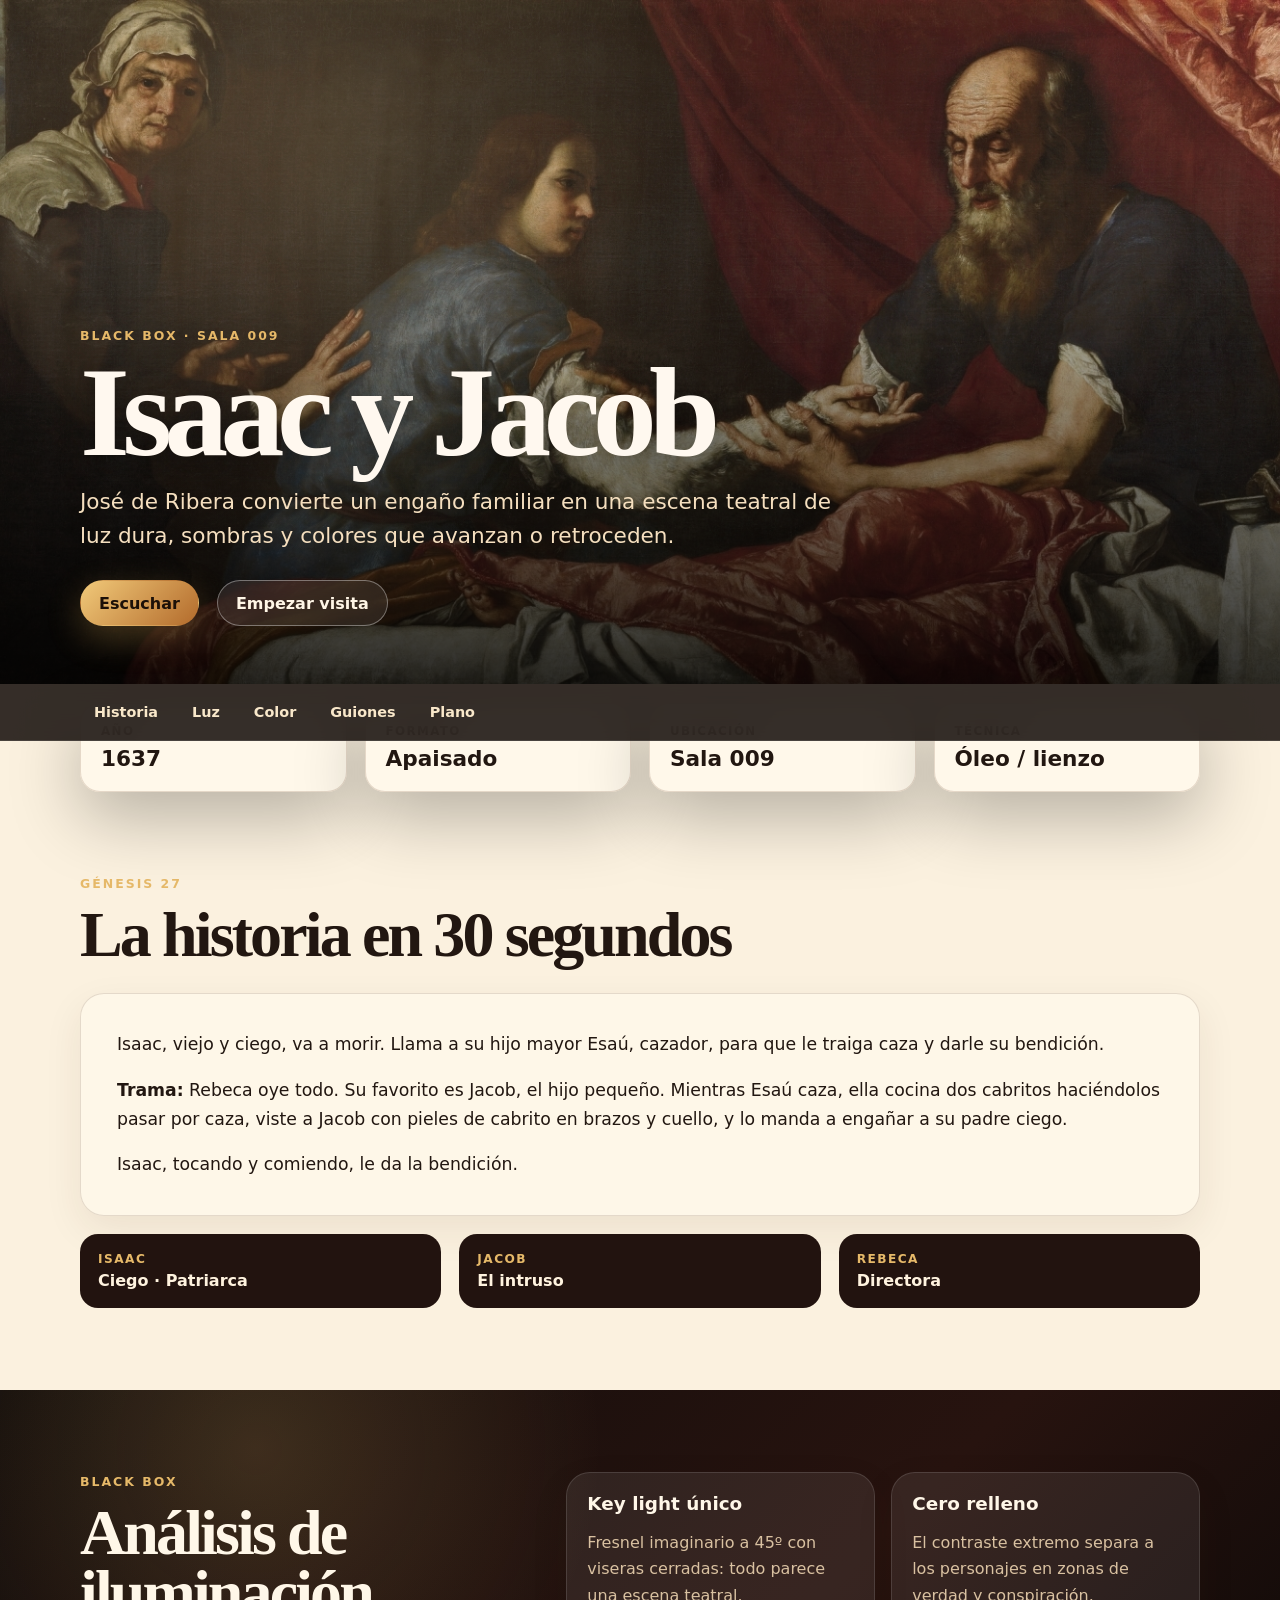
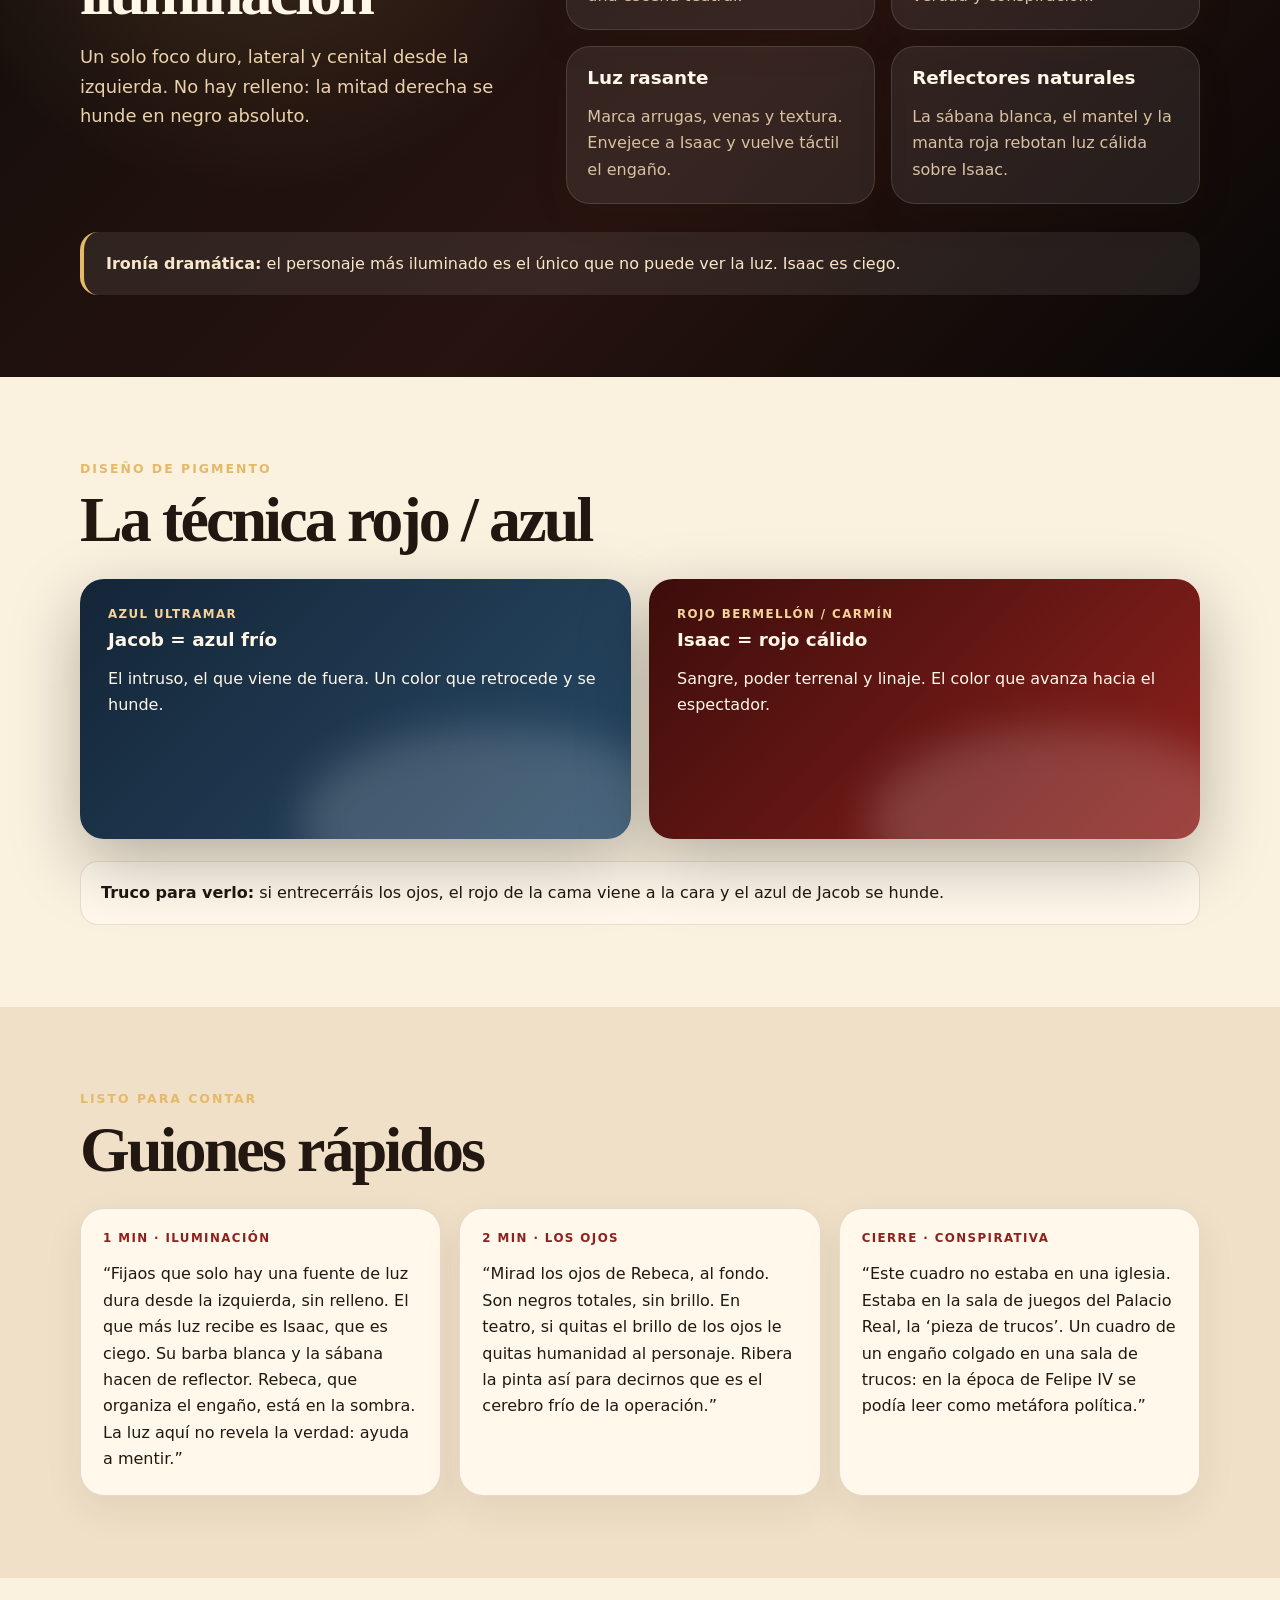
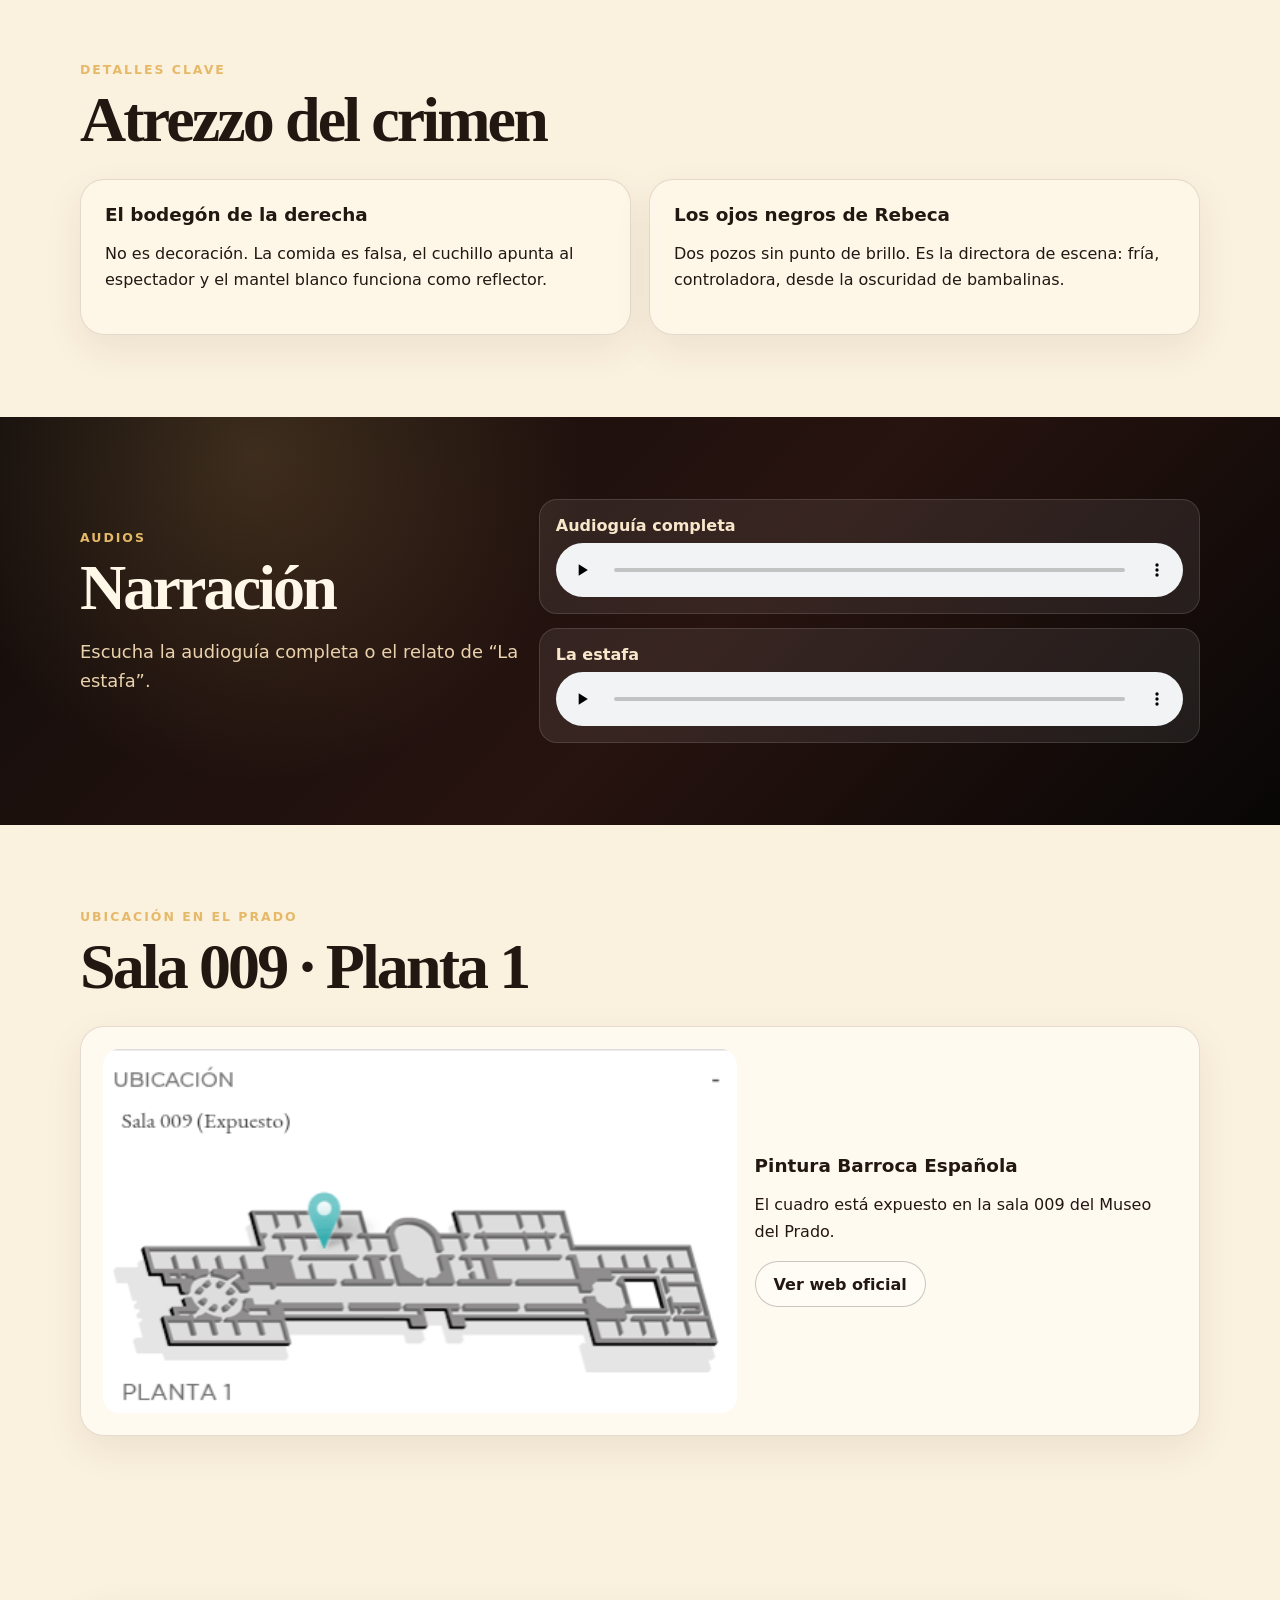
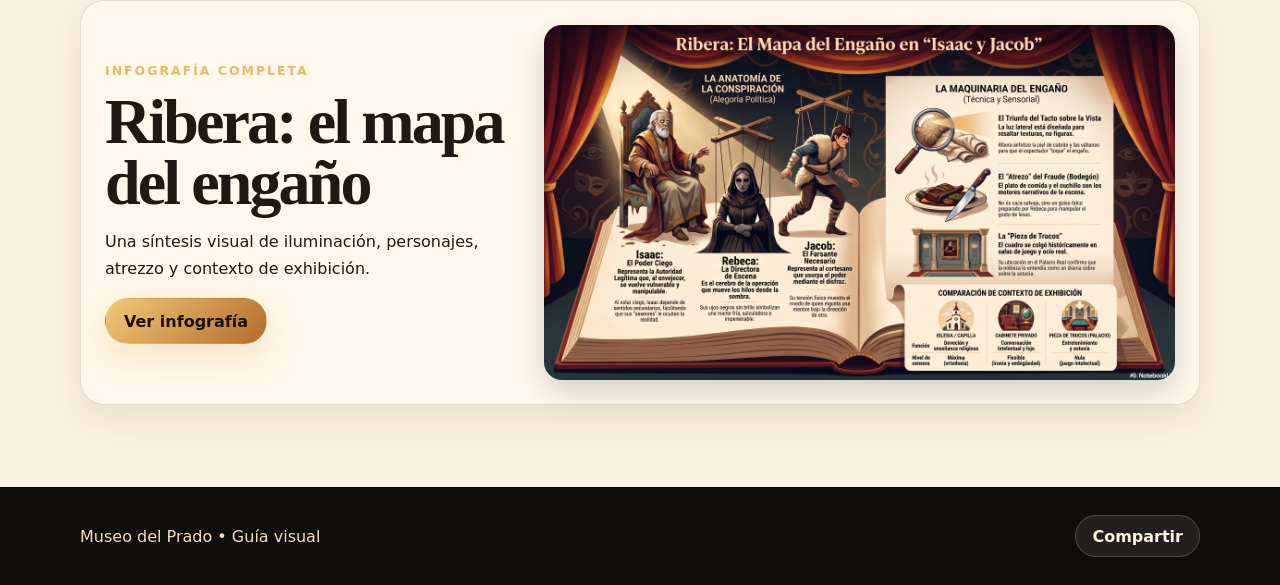
<file: index.html>
<!doctype html>
<html lang="es">
<head>
  <meta charset="utf-8">
  <meta name="viewport" content="width=device-width, initial-scale=1">
  <title>Prado Guía • Isaac y Jacob</title>
  <meta name="description" content="Guía visual y audioguía de Isaac y Jacob, de José de Ribera, en el Museo del Prado.">
  <meta property="og:title" content="Prado Guía • Isaac y Jacob">
  <meta property="og:description" content="Historia, luz, color y guiones rápidos para explicar Isaac y Jacob de Ribera.">
  <meta property="og:image" content="images/Isaac-y-Jacob.jpg">
  <link rel="preload" as="image" href="images/Isaac-y-Jacob.jpg">
  <link rel="stylesheet" href="styles.css">
</head>
<body>
  <header class="hero" id="inicio">
    <img class="hero__image" src="images/Isaac-y-Jacob.jpg" alt="Isaac bendiciendo a Jacob - José de Ribera, 1637, Museo del Prado">
    <div class="hero__shade"></div>
    <div class="hero__content container">
      <p class="eyebrow">Black Box · Sala 009</p>
      <h1>Isaac y Jacob</h1>
      <p class="subtitle">José de Ribera convierte un engaño familiar en una escena teatral de luz dura, sombras y colores que avanzan o retroceden.</p>
      <div class="hero__actions">
        <a class="button button--primary" href="#narracion">Escuchar</a>
        <a class="button button--ghost" href="#historia">Empezar visita</a>
      </div>
    </div>
  </header>

  <nav class="tabs" aria-label="Navegación de la guía">
    <a href="#historia">Historia</a>
    <a href="#luz">Luz</a>
    <a href="#color">Color</a>
    <a href="#guiones">Guiones</a>
    <a href="#ubicacion">Plano</a>
  </nav>

  <main>
    <section class="container intro-grid" aria-label="Datos de la obra">
      <article class="stat"><span>Año</span><strong>1637</strong></article>
      <article class="stat"><span>Formato</span><strong>Apaisado</strong></article>
      <article class="stat"><span>Ubicación</span><strong>Sala 009</strong></article>
      <article class="stat"><span>Técnica</span><strong>Óleo / lienzo</strong></article>
    </section>

    <section class="section container" id="historia">
      <div class="section__heading">
        <p class="eyebrow">Génesis 27</p>
        <h2>La historia en 30 segundos</h2>
      </div>
      <div class="story-card">
        <p>Isaac, viejo y ciego, va a morir. Llama a su hijo mayor Esaú, cazador, para que le traiga caza y darle su bendición.</p>
        <p><strong>Trama:</strong> Rebeca oye todo. Su favorito es Jacob, el hijo pequeño. Mientras Esaú caza, ella cocina dos cabritos haciéndolos pasar por caza, viste a Jacob con pieles de cabrito en brazos y cuello, y lo manda a engañar a su padre ciego.</p>
        <p>Isaac, tocando y comiendo, le da la bendición.</p>
      </div>

      <div class="characters">
        <article><span>Isaac</span><strong>Ciego · Patriarca</strong></article>
        <article><span>Jacob</span><strong>El intruso</strong></article>
        <article><span>Rebeca</span><strong>Directora</strong></article>
      </div>
    </section>

    <section class="section section--dark" id="luz">
      <div class="container two-columns">
        <div>
          <p class="eyebrow">Black Box</p>
          <h2>Análisis de iluminación</h2>
          <p class="lead">Un solo foco duro, lateral y cenital desde la izquierda. No hay relleno: la mitad derecha se hunde en negro absoluto.</p>
        </div>
        <div class="cards">
          <article class="mini-card"><h3>Key light único</h3><p>Fresnel imaginario a 45º con viseras cerradas: todo parece una escena teatral.</p></article>
          <article class="mini-card"><h3>Cero relleno</h3><p>El contraste extremo separa a los personajes en zonas de verdad y conspiración.</p></article>
          <article class="mini-card"><h3>Luz rasante</h3><p>Marca arrugas, venas y textura. Envejece a Isaac y vuelve táctil el engaño.</p></article>
          <article class="mini-card"><h3>Reflectores naturales</h3><p>La sábana blanca, el mantel y la manta roja rebotan luz cálida sobre Isaac.</p></article>
        </div>
      </div>
      <div class="container quote">
        <strong>Ironía dramática:</strong> el personaje más iluminado es el único que no puede ver la luz. Isaac es ciego.
      </div>
    </section>

    <section class="section container" id="color">
      <div class="section__heading">
        <p class="eyebrow">Diseño de pigmento</p>
        <h2>La técnica rojo / azul</h2>
      </div>
      <div class="color-grid">
        <article class="color-card color-card--blue">
          <span>Azul ultramar</span>
          <h3>Jacob = azul frío</h3>
          <p>El intruso, el que viene de fuera. Un color que retrocede y se hunde.</p>
        </article>
        <article class="color-card color-card--red">
          <span>Rojo bermellón / carmín</span>
          <h3>Isaac = rojo cálido</h3>
          <p>Sangre, poder terrenal y linaje. El color que avanza hacia el espectador.</p>
        </article>
      </div>
      <p class="tip"><strong>Truco para verlo:</strong> si entrecerráis los ojos, el rojo de la cama viene a la cara y el azul de Jacob se hunde.</p>
    </section>

    <section class="section section--soft" id="guiones">
      <div class="container">
        <div class="section__heading">
          <p class="eyebrow">Listo para contar</p>
          <h2>Guiones rápidos</h2>
        </div>
        <div class="script-grid">
          <article class="script-card">
            <span>1 min · Iluminación</span>
            <p>“Fijaos que solo hay una fuente de luz dura desde la izquierda, sin relleno. El que más luz recibe es Isaac, que es ciego. Su barba blanca y la sábana hacen de reflector. Rebeca, que organiza el engaño, está en la sombra. La luz aquí no revela la verdad: ayuda a mentir.”</p>
          </article>
          <article class="script-card">
            <span>2 min · Los ojos</span>
            <p>“Mirad los ojos de Rebeca, al fondo. Son negros totales, sin brillo. En teatro, si quitas el brillo de los ojos le quitas humanidad al personaje. Ribera la pinta así para decirnos que es el cerebro frío de la operación.”</p>
          </article>
          <article class="script-card">
            <span>Cierre · Conspirativa</span>
            <p>“Este cuadro no estaba en una iglesia. Estaba en la sala de juegos del Palacio Real, la ‘pieza de trucos’. Un cuadro de un engaño colgado en una sala de trucos: en la época de Felipe IV se podía leer como metáfora política.”</p>
          </article>
        </div>
      </div>
    </section>

    <section class="section container" id="detalles">
      <div class="section__heading">
        <p class="eyebrow">Detalles clave</p>
        <h2>Atrezzo del crimen</h2>
      </div>
      <div class="details-grid">
        <article><h3>El bodegón de la derecha</h3><p>No es decoración. La comida es falsa, el cuchillo apunta al espectador y el mantel blanco funciona como reflector.</p></article>
        <article><h3>Los ojos negros de Rebeca</h3><p>Dos pozos sin punto de brillo. Es la directora de escena: fría, controladora, desde la oscuridad de bambalinas.</p></article>
      </div>
    </section>

    <section class="section section--dark" id="narracion">
      <div class="container audio-panel">
        <div>
          <p class="eyebrow">Audios</p>
          <h2>Narración</h2>
          <p class="lead">Escucha la audioguía completa o el relato de “La estafa”.</p>
        </div>
        <div class="audio-list">
          <label>Audioguía completa<audio controls preload="none" src="audio/audioguia.mp3"></audio></label>
          <label>La estafa<audio controls preload="none" src="audio/Laestafa.mp3"></audio></label>
        </div>
      </div>
    </section>

    <section class="section container" id="ubicacion">
      <div class="section__heading">
        <p class="eyebrow">Ubicación en el Prado</p>
        <h2>Sala 009 · Planta 1</h2>
      </div>
      <div class="map-card">
        <img src="images/plano-prado.png" alt="Plano del Museo del Prado, planta 1, sala 009 marcada">
        <div>
          <h3>Pintura Barroca Española</h3>
          <p>El cuadro está expuesto en la sala 009 del Museo del Prado.</p>
          <a class="button button--ghost-dark" href="https://www.museodelprado.es/" target="_blank" rel="noreferrer">Ver web oficial</a>
        </div>
      </div>
    </section>

    <section class="section container" id="infografia">
      <div class="infographic-card">
        <div>
          <p class="eyebrow">Infografía completa</p>
          <h2>Ribera: el mapa del engaño</h2>
          <p>Una síntesis visual de iluminación, personajes, atrezzo y contexto de exhibición.</p>
          <button class="button button--primary" data-open-modal="infografiaModal">Ver infografía</button>
        </div>
        <button class="infographic-preview" data-open-modal="infografiaModal" aria-label="Abrir infografía completa">
          <img src="images/RiberaEnga%C3%B1o.png" alt="Ribera: El Mapa del Engaño en Isaac y Jacob">
        </button>
      </div>
    </section>
  </main>

  <footer class="footer">
    <div class="container footer__inner">
      <span>Museo del Prado • Guía visual</span>
      <button class="share-button" type="button" id="shareButton">Compartir</button>
    </div>
  </footer>

  <dialog class="modal" id="infografiaModal" aria-label="Infografía completa">
    <button class="modal__close" type="button" data-close-modal>×</button>
    <img src="images/RiberaEnga%C3%B1o.png" alt="Infografía completa Ribera: El Mapa del Engaño">
    <p>Pulsa fuera o la X para cerrar.</p>
  </dialog>

  <script src="script.js"></script>
</body>
</html>
</file>
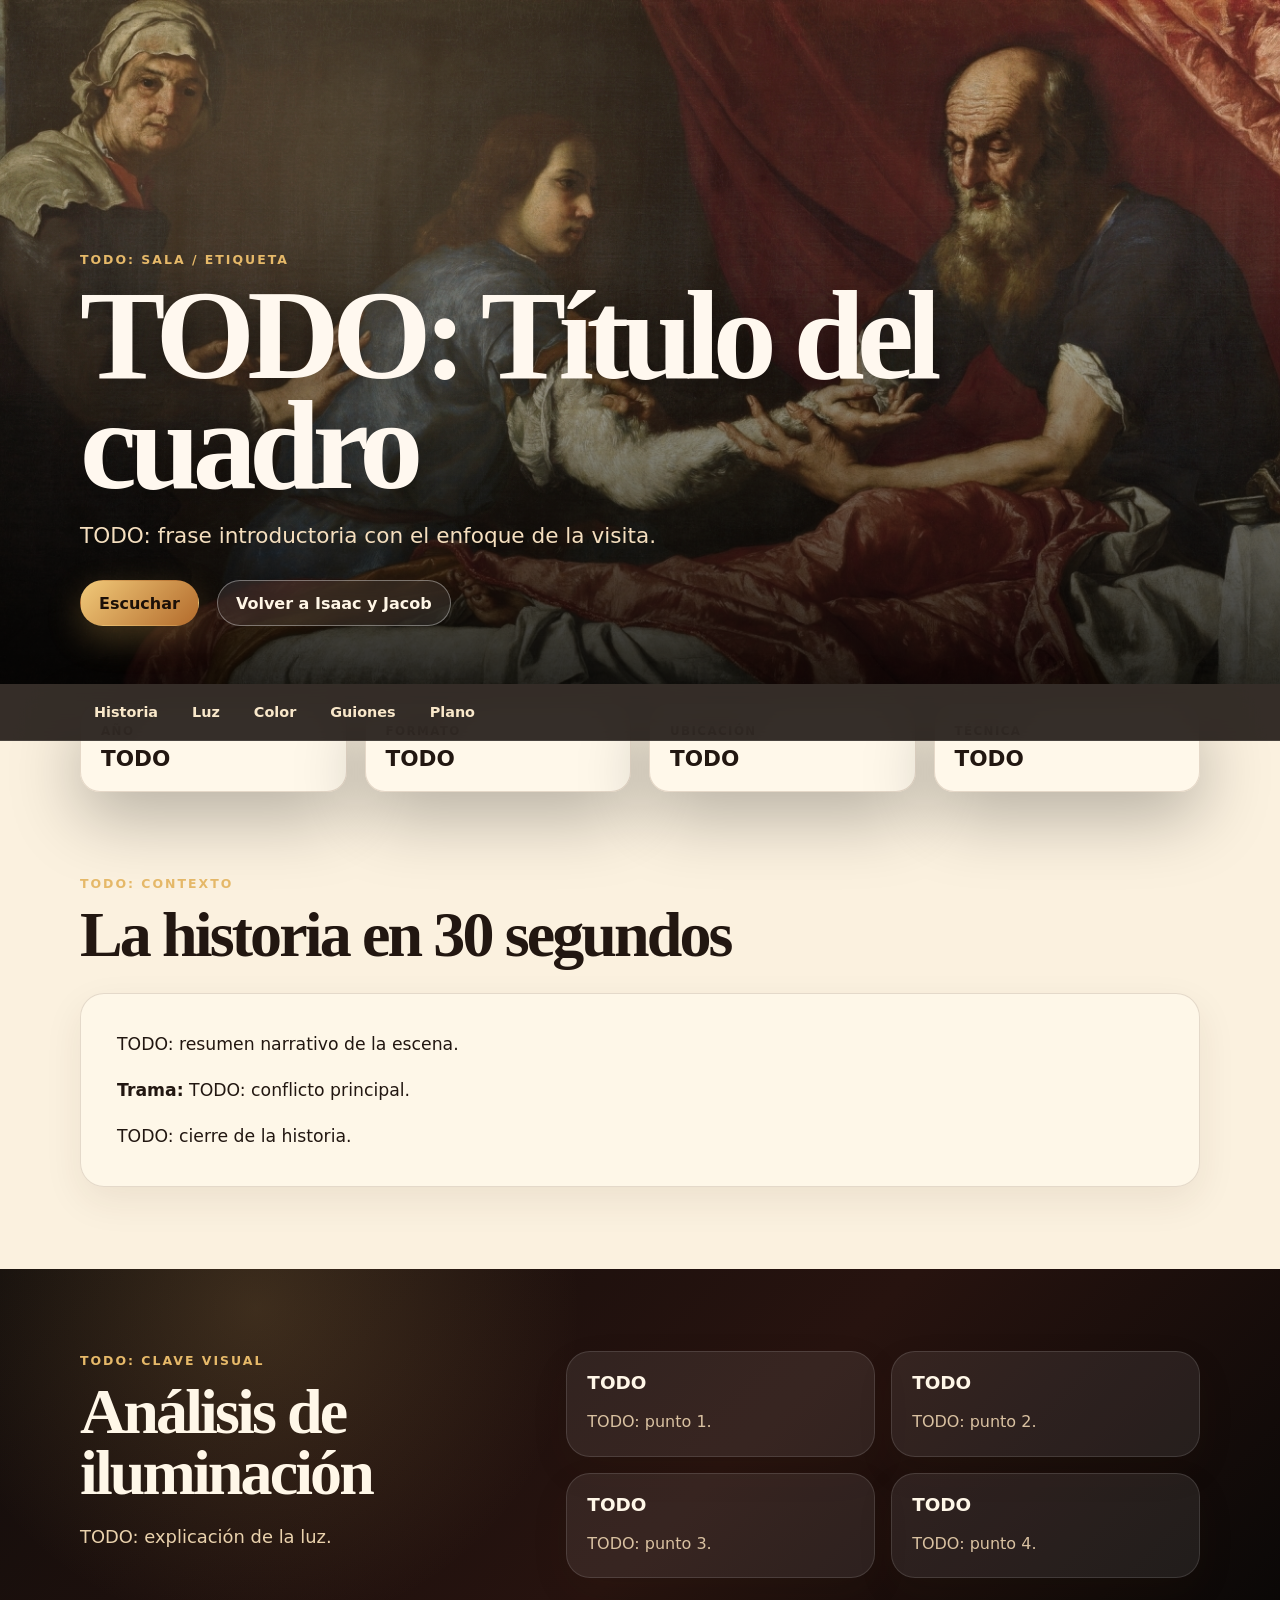
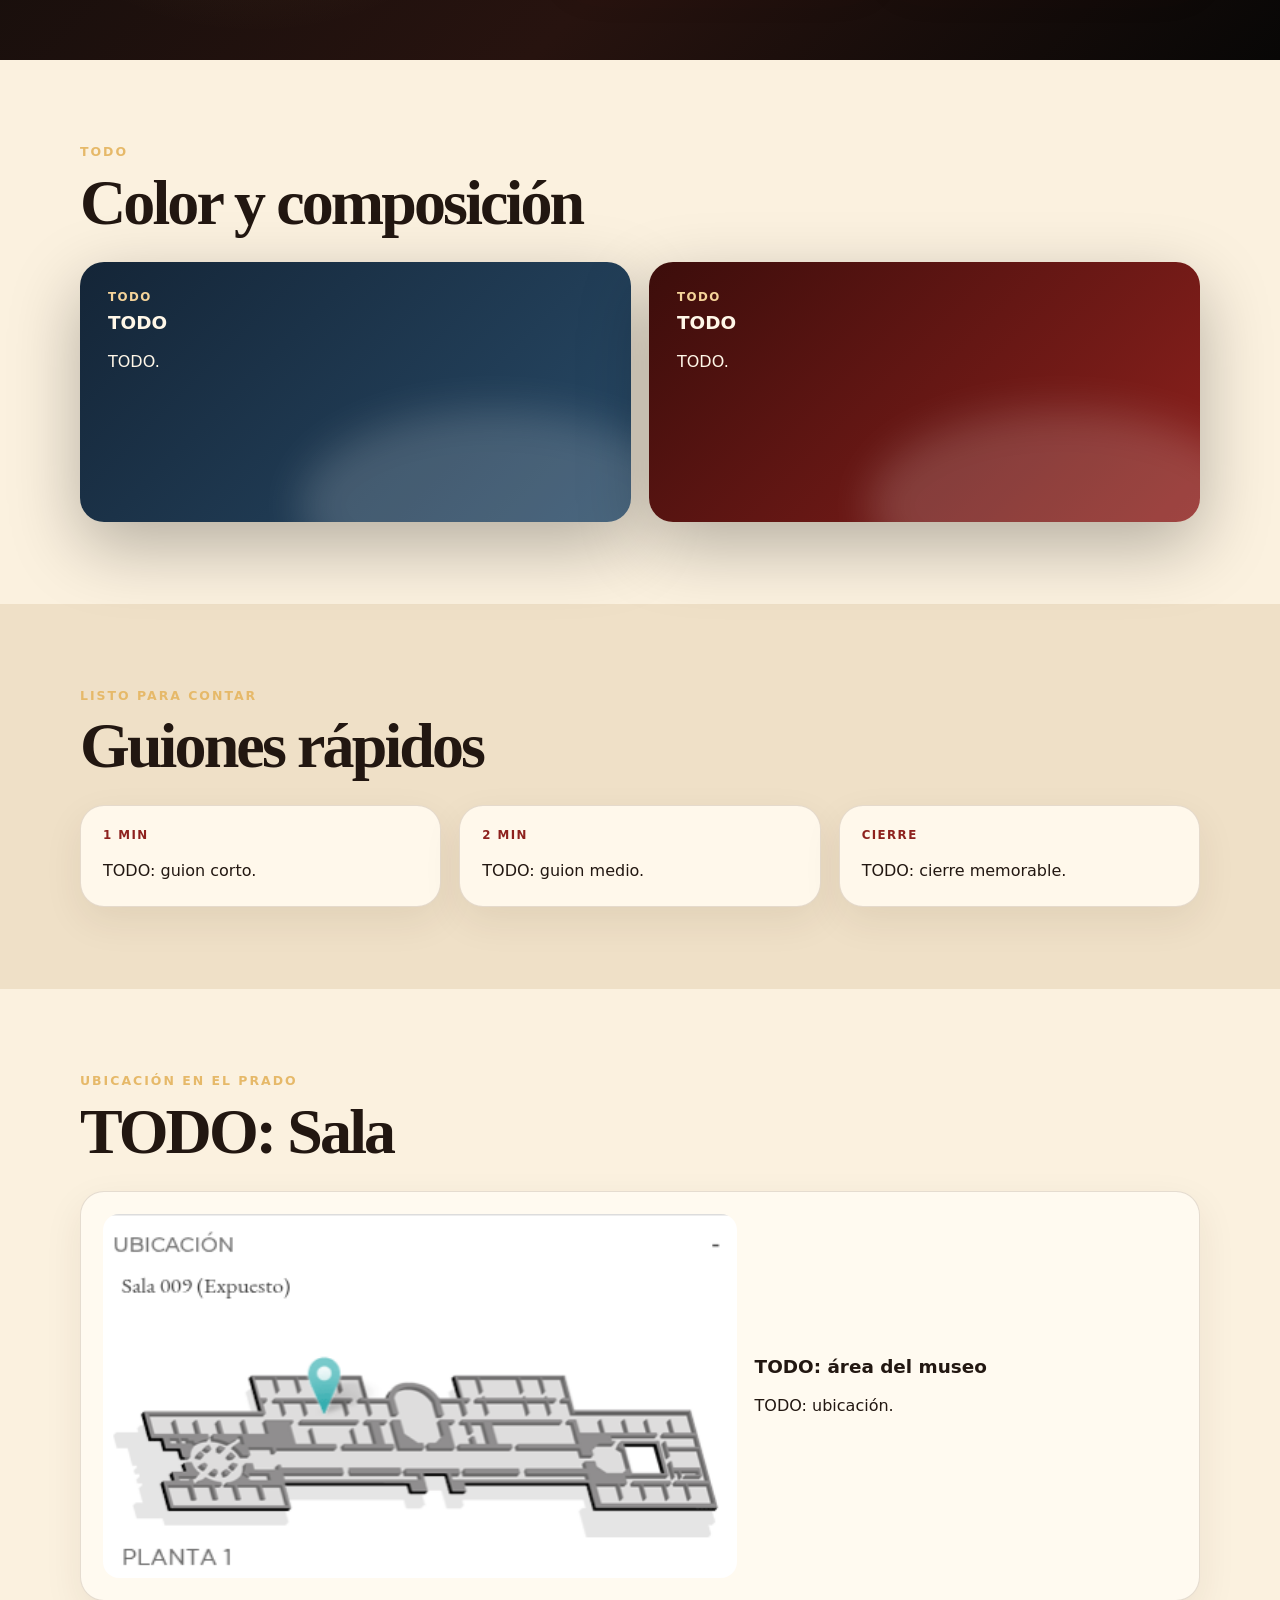
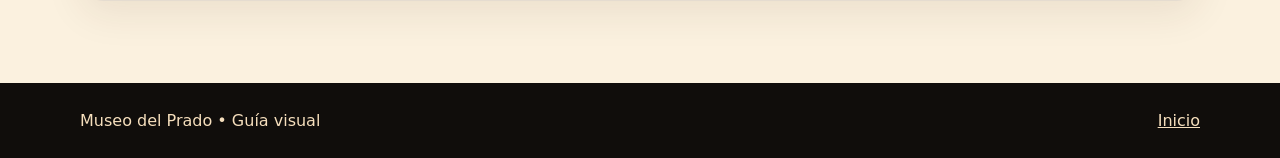
<file: plantilla-cuadro.html>
<!doctype html>
<html lang="es">
<head>
  <meta charset="utf-8">
  <meta name="viewport" content="width=device-width, initial-scale=1">
  <title>Prado Guía • Nuevo cuadro</title>
  <meta name="description" content="Plantilla para una nueva página de Prado Guía.">
  <link rel="stylesheet" href="styles.css">
</head>
<body>
  <!--
    Plantilla para añadir otro cuadro con el mismo estilo.
    Duplica este archivo, cámbiale el nombre, por ejemplo: las-meninas.html,
    y sustituye los textos e imágenes marcados como TODO.
  -->
  <header class="hero" id="inicio">
    <img class="hero__image" src="images/Isaac-y-Jacob.jpg" alt="TODO: descripción de la imagen del nuevo cuadro">
    <div class="hero__shade"></div>
    <div class="hero__content container">
      <p class="eyebrow">TODO: Sala / etiqueta</p>
      <h1>TODO: Título del cuadro</h1>
      <p class="subtitle">TODO: frase introductoria con el enfoque de la visita.</p>
      <div class="hero__actions">
        <a class="button button--primary" href="#narracion">Escuchar</a>
        <a class="button button--ghost" href="index.html">Volver a Isaac y Jacob</a>
      </div>
    </div>
  </header>

  <nav class="tabs" aria-label="Navegación de la guía">
    <a href="#historia">Historia</a>
    <a href="#luz">Luz</a>
    <a href="#color">Color</a>
    <a href="#guiones">Guiones</a>
    <a href="#ubicacion">Plano</a>
  </nav>

  <main>
    <section class="container intro-grid" aria-label="Datos de la obra">
      <article class="stat"><span>Año</span><strong>TODO</strong></article>
      <article class="stat"><span>Formato</span><strong>TODO</strong></article>
      <article class="stat"><span>Ubicación</span><strong>TODO</strong></article>
      <article class="stat"><span>Técnica</span><strong>TODO</strong></article>
    </section>

    <section class="section container" id="historia">
      <div class="section__heading">
        <p class="eyebrow">TODO: contexto</p>
        <h2>La historia en 30 segundos</h2>
      </div>
      <div class="story-card">
        <p>TODO: resumen narrativo de la escena.</p>
        <p><strong>Trama:</strong> TODO: conflicto principal.</p>
        <p>TODO: cierre de la historia.</p>
      </div>
    </section>

    <section class="section section--dark" id="luz">
      <div class="container two-columns">
        <div>
          <p class="eyebrow">TODO: clave visual</p>
          <h2>Análisis de iluminación</h2>
          <p class="lead">TODO: explicación de la luz.</p>
        </div>
        <div class="cards">
          <article class="mini-card"><h3>TODO</h3><p>TODO: punto 1.</p></article>
          <article class="mini-card"><h3>TODO</h3><p>TODO: punto 2.</p></article>
          <article class="mini-card"><h3>TODO</h3><p>TODO: punto 3.</p></article>
          <article class="mini-card"><h3>TODO</h3><p>TODO: punto 4.</p></article>
        </div>
      </div>
    </section>

    <section class="section container" id="color">
      <div class="section__heading">
        <p class="eyebrow">TODO</p>
        <h2>Color y composición</h2>
      </div>
      <div class="color-grid">
        <article class="color-card color-card--blue"><span>TODO</span><h3>TODO</h3><p>TODO.</p></article>
        <article class="color-card color-card--red"><span>TODO</span><h3>TODO</h3><p>TODO.</p></article>
      </div>
    </section>

    <section class="section section--soft" id="guiones">
      <div class="container">
        <div class="section__heading"><p class="eyebrow">Listo para contar</p><h2>Guiones rápidos</h2></div>
        <div class="script-grid">
          <article class="script-card"><span>1 min</span><p>TODO: guion corto.</p></article>
          <article class="script-card"><span>2 min</span><p>TODO: guion medio.</p></article>
          <article class="script-card"><span>Cierre</span><p>TODO: cierre memorable.</p></article>
        </div>
      </div>
    </section>

    <section class="section container" id="ubicacion">
      <div class="section__heading"><p class="eyebrow">Ubicación en el Prado</p><h2>TODO: Sala</h2></div>
      <div class="map-card">
        <img src="images/plano-prado.png" alt="TODO: plano del Prado">
        <div><h3>TODO: área del museo</h3><p>TODO: ubicación.</p></div>
      </div>
    </section>
  </main>

  <footer class="footer"><div class="container footer__inner"><span>Museo del Prado • Guía visual</span><a href="index.html">Inicio</a></div></footer>
  <script src="script.js"></script>
</body>
</html>
</file>
<file: styles.css>
:root {
  --bg: #100d0b;
  --paper: #fff8eb;
  --paper-2: #f2e2c8;
  --ink: #221711;
  --muted: #76685e;
  --gold: #e6b969;
  --red: #8e211d;
  --blue: #284a67;
  --shadow: 0 24px 70px rgba(0, 0, 0, .28);
  --radius: 24px;
}

* { box-sizing: border-box; }
html { scroll-behavior: smooth; }
body {
  margin: 0;
  font-family: Inter, ui-sans-serif, system-ui, -apple-system, BlinkMacSystemFont, "Segoe UI", sans-serif;
  color: var(--ink);
  background: linear-gradient(180deg, #170f0c 0, #2a1710 420px, #fbf1df 420px);
}
img { max-width: 100%; display: block; }
a { color: inherit; }
button, audio { font: inherit; }

.container {
  width: min(1120px, calc(100% - 32px));
  margin-inline: auto;
}

.hero {
  min-height: 76vh;
  position: relative;
  display: grid;
  align-items: end;
  overflow: hidden;
  color: #fff8ef;
  background: #0e0b09;
}
.hero__image {
  position: absolute;
  inset: 0;
  width: 100%;
  height: 100%;
  object-fit: cover;
  object-position: center;
  filter: saturate(1.03) contrast(1.04);
}
.hero__shade {
  position: absolute;
  inset: 0;
  background:
    radial-gradient(circle at 25% 20%, rgba(255, 216, 150, .16), transparent 38%),
    linear-gradient(180deg, rgba(0,0,0,.06) 0%, rgba(0,0,0,.22) 42%, rgba(0,0,0,.82) 100%);
}
.hero__content {
  position: relative;
  z-index: 1;
  padding: 120px 0 58px;
}
.hero h1 {
  font-family: Georgia, "Times New Roman", serif;
  font-size: clamp(3.2rem, 10vw, 8.5rem);
  line-height: .86;
  margin: 8px 0 18px;
  letter-spacing: -.06em;
  text-shadow: 0 8px 32px rgba(0,0,0,.42);
}
.subtitle {
  max-width: 760px;
  font-size: clamp(1.05rem, 2vw, 1.35rem);
  line-height: 1.55;
  color: #f5dfbf;
  margin: 0 0 28px;
}
.eyebrow {
  margin: 0 0 10px;
  color: var(--gold);
  font-weight: 800;
  letter-spacing: .16em;
  text-transform: uppercase;
  font-size: .78rem;
}
.hero__actions, .footer__inner, .intro-grid, .characters, .color-grid, .script-grid, .details-grid, .audio-panel, .map-card, .infographic-card, .two-columns {
  display: grid;
  gap: 18px;
}
.hero__actions { grid-template-columns: repeat(2, max-content); }
.button {
  display: inline-flex;
  align-items: center;
  justify-content: center;
  gap: 8px;
  min-height: 46px;
  padding: 0 18px;
  border-radius: 999px;
  border: 1px solid transparent;
  text-decoration: none;
  font-weight: 800;
  cursor: pointer;
  transition: transform .2s ease, box-shadow .2s ease, background .2s ease;
}
.button:hover { transform: translateY(-2px); }
.button--primary {
  background: linear-gradient(135deg, #f1c979, #b36b2c);
  color: #1c1008;
  box-shadow: 0 12px 34px rgba(226, 172, 83, .28);
}
.button--ghost { border-color: rgba(255,255,255,.36); color: #fff6e6; background: rgba(255,255,255,.08); backdrop-filter: blur(12px); }
.button--ghost-dark { border-color: rgba(34,23,17,.24); color: var(--ink); background: rgba(255,255,255,.42); }

.tabs {
  position: sticky;
  top: 0;
  z-index: 10;
  display: flex;
  gap: 6px;
  overflow-x: auto;
  padding: 10px max(16px, calc((100vw - 1120px) / 2));
  background: rgba(20, 13, 10, .86);
  backdrop-filter: blur(18px);
  border-bottom: 1px solid rgba(255,255,255,.1);
}
.tabs a {
  flex: 0 0 auto;
  color: #f9e8ca;
  text-decoration: none;
  font-size: .9rem;
  font-weight: 800;
  padding: 10px 14px;
  border-radius: 999px;
}
.tabs a:hover { background: rgba(255,255,255,.1); }

.intro-grid {
  grid-template-columns: repeat(4, 1fr);
  margin-top: -38px;
  position: relative;
  z-index: 2;
}
.stat {
  background: rgba(255, 248, 235, .94);
  border: 1px solid rgba(93, 52, 22, .16);
  border-radius: 20px;
  box-shadow: var(--shadow);
  padding: 20px;
}
.stat span, .color-card span, .script-card span {
  display: block;
  color: var(--muted);
  text-transform: uppercase;
  font-size: .74rem;
  letter-spacing: .12em;
  font-weight: 800;
  margin-bottom: 8px;
}
.stat strong { font-size: 1.35rem; }

.section { padding: 82px 0; }
.section--dark {
  background:
    radial-gradient(circle at 20% 10%, rgba(231, 184, 105, .18), transparent 30%),
    linear-gradient(135deg, #120d0b, #27130f 55%, #080706);
  color: #fff7e8;
}
.section--soft { background: #efe0c7; }
.section__heading { max-width: 740px; margin-bottom: 28px; }
h2 {
  font-family: Georgia, "Times New Roman", serif;
  font-size: clamp(2.2rem, 5vw, 4.2rem);
  line-height: .95;
  margin: 0;
  letter-spacing: -.045em;
}
h3 { margin: 0 0 10px; font-size: 1.15rem; }
p { line-height: 1.65; }
.lead { font-size: 1.12rem; color: #ead2ad; }

.story-card, .mini-card, .script-card, .details-grid article, .map-card, .infographic-card {
  border: 1px solid rgba(72, 37, 16, .14);
  background: rgba(255, 248, 235, .74);
  border-radius: var(--radius);
  box-shadow: 0 14px 38px rgba(62, 35, 15, .08);
}
.story-card { padding: clamp(22px, 4vw, 36px); font-size: 1.08rem; }
.story-card p:first-child { margin-top: 0; }
.story-card p:last-child { margin-bottom: 0; }
.characters { grid-template-columns: repeat(3, 1fr); margin-top: 18px; }
.characters article {
  padding: 18px;
  border-radius: 18px;
  background: #22130f;
  color: #fff3df;
}
.characters span { display:block; color: var(--gold); font-weight: 900; text-transform: uppercase; letter-spacing: .12em; font-size: .76rem; }
.characters strong { display:block; margin-top: 5px; }

.two-columns { grid-template-columns: .85fr 1.15fr; align-items: start; }
.cards { display: grid; grid-template-columns: repeat(2, 1fr); gap: 16px; }
.mini-card { background: rgba(255,255,255,.08); border-color: rgba(255,255,255,.12); padding: 20px; color: #fff7e8; }
.mini-card p { color: #d9c1a1; margin-bottom: 0; }
.quote {
  margin-top: 28px;
  padding: 22px;
  border-radius: 18px;
  border-left: 4px solid var(--gold);
  background: rgba(255,255,255,.08);
  color: #f8e7ca;
}

.color-grid { grid-template-columns: repeat(2, 1fr); }
.color-card {
  min-height: 260px;
  padding: 28px;
  border-radius: var(--radius);
  color: #fff7e8;
  box-shadow: var(--shadow);
  overflow: hidden;
  position: relative;
}
.color-card::after {
  content: "";
  position: absolute;
  inset: auto -10% -30% 40%;
  height: 190px;
  border-radius: 50%;
  background: rgba(255,255,255,.16);
  filter: blur(20px);
}
.color-card--blue { background: linear-gradient(135deg, #142537, var(--blue)); }
.color-card--red { background: linear-gradient(135deg, #3c0d0b, var(--red)); }
.color-card span { color: #f5d49a; }
.tip {
  margin: 22px 0 0;
  padding: 18px 20px;
  background: #fff8eb;
  border-radius: 18px;
  border: 1px solid rgba(72,37,16,.12);
}

.script-grid { grid-template-columns: repeat(3, 1fr); }
.script-card { padding: 22px; background: #fff8eb; }
.script-card span { color: var(--red); }
.script-card p { margin-bottom: 0; }
.details-grid { grid-template-columns: repeat(2, 1fr); }
.details-grid article { padding: 24px; }

.audio-panel { grid-template-columns: .8fr 1.2fr; align-items: center; }
.audio-list { display: grid; gap: 14px; }
.audio-list label {
  display: grid;
  gap: 8px;
  padding: 16px;
  background: rgba(255,255,255,.08);
  border: 1px solid rgba(255,255,255,.12);
  border-radius: 18px;
  color: #f8e7ca;
  font-weight: 800;
}
audio { width: 100%; }

.map-card { grid-template-columns: 1.2fr .8fr; align-items: center; padding: 22px; background: #fffaf0; }
.map-card img { width: 100%; border-radius: 16px; background: #fff; }
.infographic-card { grid-template-columns: .8fr 1.2fr; align-items: center; padding: 24px; background: #fff8eb; }
.infographic-preview {
  border: 0;
  padding: 0;
  background: transparent;
  cursor: zoom-in;
  border-radius: 18px;
  overflow: hidden;
  box-shadow: 0 12px 30px rgba(0,0,0,.16);
}
.infographic-preview img { aspect-ratio: 16 / 9; object-fit: cover; }

.footer {
  background: #100d0b;
  color: #f6dfbd;
  padding: 28px 0;
}
.footer__inner { grid-template-columns: 1fr auto; align-items: center; }
.share-button {
  border: 1px solid rgba(255,255,255,.2);
  background: rgba(255,255,255,.08);
  color: #fff3df;
  border-radius: 999px;
  min-height: 42px;
  padding: 0 16px;
  font-weight: 800;
  cursor: pointer;
}

.modal {
  width: min(1180px, calc(100% - 24px));
  max-height: 92vh;
  padding: 12px;
  border: 0;
  border-radius: 18px;
  background: #130d0b;
  color: #f6dfbd;
  box-shadow: 0 28px 90px rgba(0,0,0,.68);
}
.modal::backdrop { background: rgba(0,0,0,.78); backdrop-filter: blur(8px); }
.modal img { width: 100%; border-radius: 12px; }
.modal p { text-align: center; margin: 10px 0 0; color: #d6bc97; }
.modal__close {
  position: sticky;
  top: 0;
  float: right;
  z-index: 2;
  width: 42px;
  height: 42px;
  border-radius: 50%;
  border: 0;
  background: #fff8eb;
  color: #1c1008;
  font-size: 1.5rem;
  cursor: pointer;
  box-shadow: 0 8px 18px rgba(0,0,0,.28);
}

@media (max-width: 820px) {
  .hero { min-height: 68vh; }
  .hero__image { object-position: 58% center; }
  .hero__actions, .intro-grid, .characters, .two-columns, .cards, .color-grid, .script-grid, .details-grid, .audio-panel, .map-card, .infographic-card, .footer__inner {
    grid-template-columns: 1fr;
  }
  .hero__actions { align-items: stretch; }
  .section { padding: 58px 0; }
  .intro-grid { margin-top: 16px; }
  .tabs { justify-content: start; }
}
</file>
